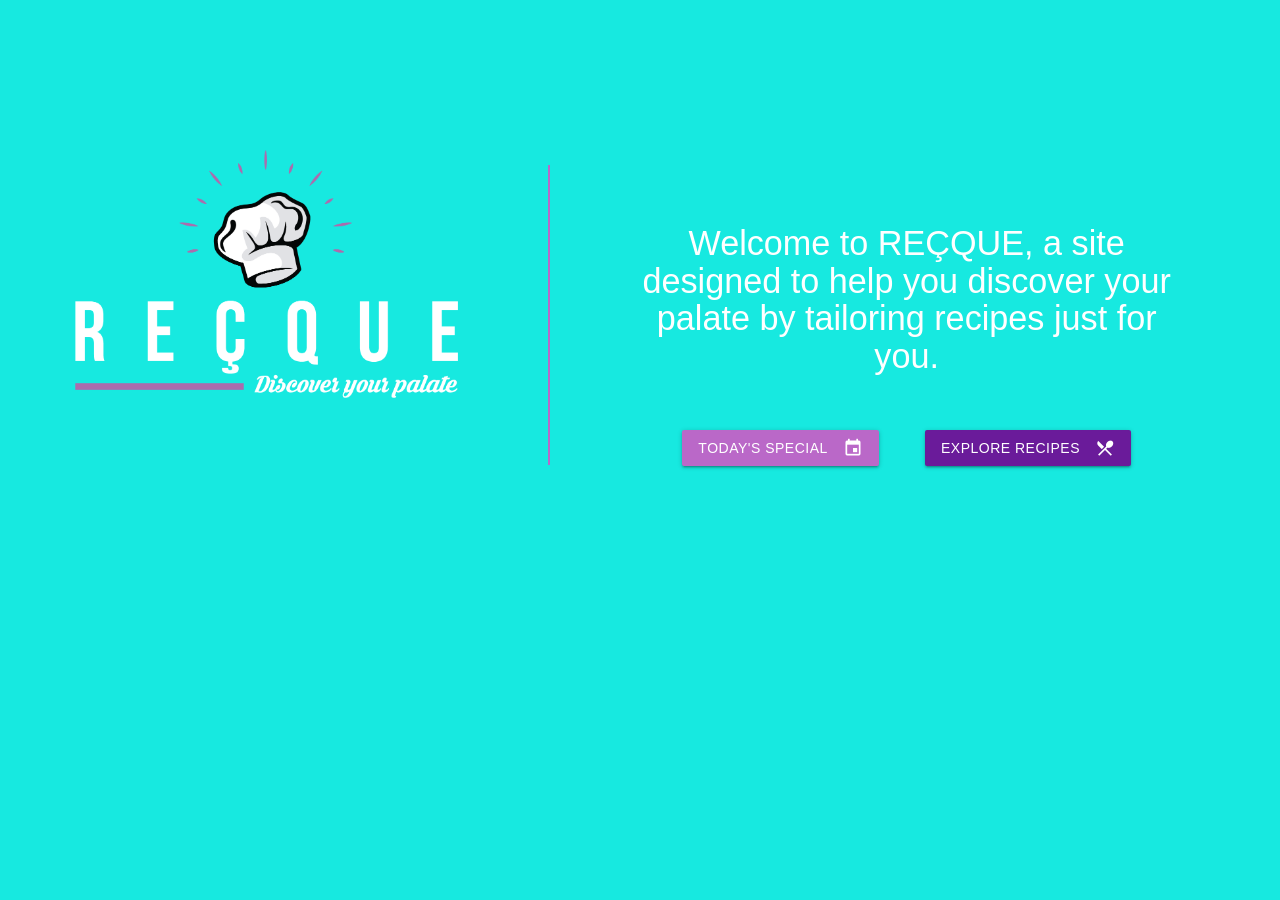
<file: index.html>
<!DOCTYPE html>
<html>
    <head>
        <!--Importing Google Icon Font-->
        <link href="https://fonts.googleapis.com/icon?family=Material+Icons" rel="stylesheet">
        <!--linking to the reset.css-->
        <link rel="stylesheet" href="./css/reset.css">
        <!--Importing materialize.css-->
        <link rel="stylesheet" href="https://cdnjs.cloudflare.com/ajax/libs/materialize/1.0.0/css/materialize.min.css">
        <!--linking to style.css-->
        <link rel="stylesheet" href="./css/style.css">
        <!--Lets browser know website is optimized for mobile-->
        <meta charset="utf-8" name="viewport" content="width=device-width, initial-scale=1.0"/>
        <!--title as it appears in the the tab-->
        <title>REÇQUE</title>
    </head>
    <body>
        <!--this represents the left side of the screen and also shows this section's grid layout for 
            different screen sizes-->
        <div class="row">
            <div class="col m5 s12">
                <div class="Logocontainer">
                    <div class="row">
                        <div ><img class="responsive-img" src="./assets/resque_logo_03.png" style="width:100%;"></div>
                    </div>
                </div>
            </div>

            <!--this represents the right side of the screen with the clickable icons and also shows this section's 
                grid layout for different screen sizes. In this section we also have the set up for onclick events via 
                id's and values for our functionality-->
            <div class="col m7 s12">
                <div class="Landingcontainer">
                    <div class="vl hide-on-small-only" style="border-left: 2px solid #ba68c8; height: 20em; position: absolute; left: 44%; margin-left: -1em; top: 11em;"></div>
                    <div class="row">
                        <h4><center>Welcome to REÇQUE, a site designed to help you discover your palate by tailoring recipes just for you.</center></h4>
                    </div>

                    <!--this represents the buttons on the bottom of the screen and also shows this section's 
                        grid layout for different screen sizes-->
                    <div class="row">
                        <center>
                            <a href="./special/special.html" id="special" class="waves-effect waves-light btn  purple lighten-2"><i class="material-icons right">event</i>TODAY'S SPECIAL</a>
                            <a href="./allergies/allergies.html" id="recipes" class="waves-effect waves-light btn purple darken-3"><i class="material-icons right">local_dining</i>EXPLORE RECIPES</a>
                        </center>
                    </div>
                </div>
            </div>
        </div>
    </body>
</html>
</file>
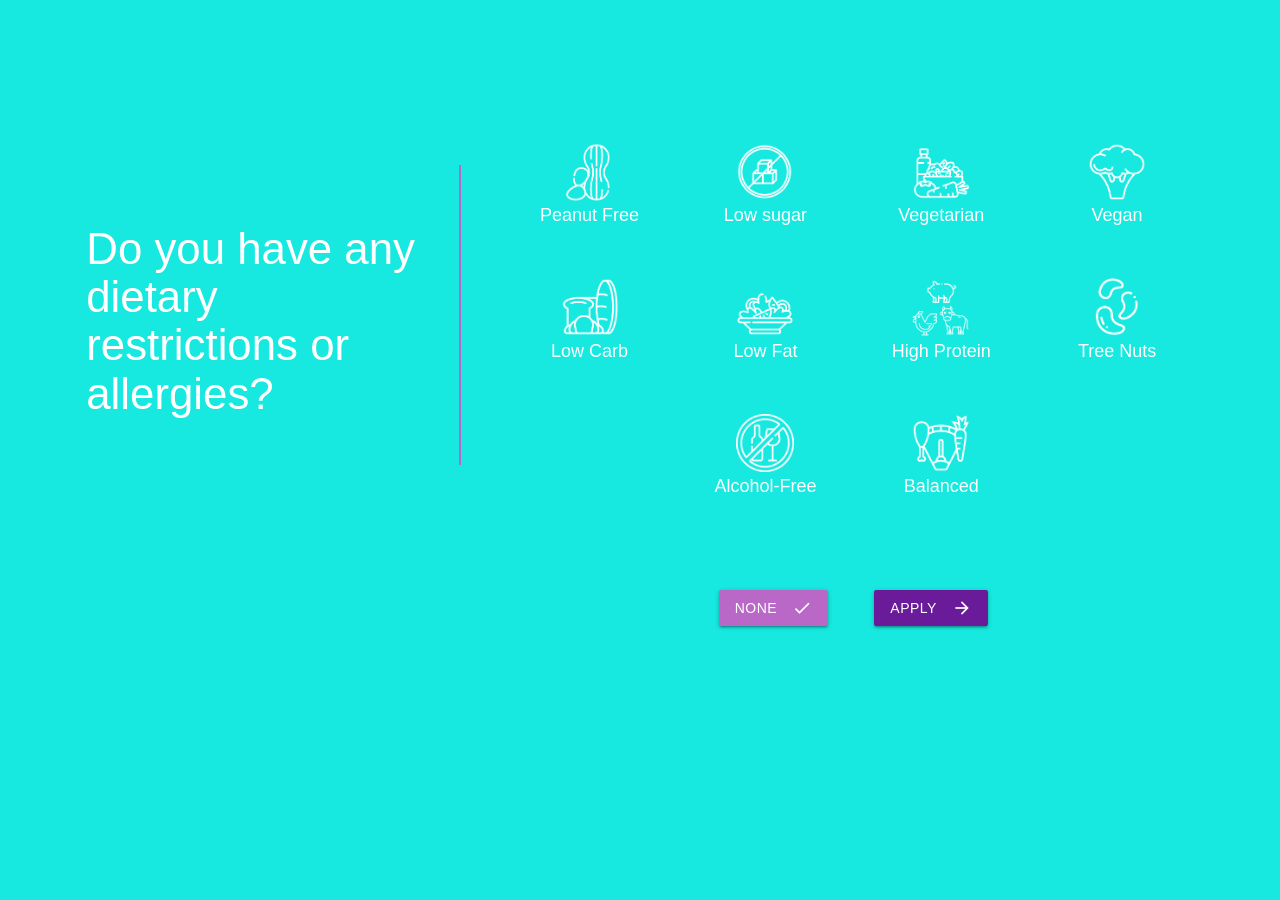
<file: allergies/allergies.html>
<!DOCTYPE html>
<html>
  <head>
    <!--Importing Google Icon Font-->
    <link href="https://fonts.googleapis.com/icon?family=Material+Icons" rel="stylesheet">
    <!--linking to the reset.css-->
    <link rel="stylesheet" href="../css/reset.css">
    <!--Importing materialize.css-->
    <link rel="stylesheet" href="https://cdnjs.cloudflare.com/ajax/libs/materialize/1.0.0/css/materialize.min.css">
    <!--linking to style.css-->
    <link rel="stylesheet" href="../css/style.css">
    <!--Lets browser know website is optimized for mobile-->
    <meta charset="utf-8" name="viewport" content="width=device-width, initial-scale=1.0"/>
    <!--title as it appears in the the tab-->
    <title>REÇQUE</title>
  </head>
  <body>
    <!--this represents the left side of the screen and also shows this section's grid layout for different screen sizes-->
    <div class="row">
      <div class="col m4 s12">
        <div class="Mycontainer" >
          <h3>Do you have any dietary restrictions or allergies?</h3>
        </div>
      </div>

      <!--this represents the right side of the screen with the clickable icons and also shows this section's 
        grid layout for different screen sizes. In this section we also have the set up for onclick events via 
        id's and values for our functionality-->
      <div class="col m8 s12">
        <div class="Iconcontainer">
          <div class="vl hide-on-small-only"> </div>
          <div class="row">
            <div value="peanut-free" class="col l3 m4 s4 notClicked healthIcon"><center><img id="peanut-freeIcon" class="responsive-img" src="../assets/white icons/peanut-free.png" style="width:58px; height:58px;"><p><strong>Peanut Free</strong></p></center></div>
            <div value="sugar-conscious" class="col l3 m4 s4 notClicked healthIcon"><center><img id="sugar-consciousIcon" class="responsive-img" src="../assets/white icons/sugar-conscious.png" style="width:58px; height:58px;"><p><strong>Low sugar</strong></p></center></div>
            <div value="vegetarian" class="col l3 m4 s4 notClicked healthIcon"><center><img id="vegetarianIcon" class="responsive-img" src="../assets/white icons/vegetarian.png" style="width:58px; height:58px;"><p><strong>Vegetarian</strong></p></center></div>
            <div value="vegan" class="col l3 m4 s4 notClicked healthIcon"><center><img id="veganIcon" class="responsive-img" src="../assets/white icons/vegan.png" style="width:58px; height:58px;"><p><strong>Vegan</strong></p></center></div>
            <div value="low-carb" class="col l3 m4 s4 notClicked dietIcon"><center><img id="low-carbIcon" class="responsive-img" src="../assets/white icons/low-carb.png" style="width:58px; height:58px;"><p><strong>Low Carb</strong></p></center></div>
            <div value="low-fat" class="col l3 m4 s4 notClicked dietIcon"><center><img id="low-fatIcon" class="responsive-img" src="../assets/white icons/low-fat.png" style="width:58px; height:58px;"><p><strong>Low Fat</strong></p></center></div>
            <div value="high-protein" class="col l3 m4 s4 notClicked dietIcon"><center><img id="high-proteinIcon" class="responsive-img" src="../assets/white icons/high-protein.png" style="width:58px; height:58px;"><p><strong>High Protein</strong></p></center></div>
            <div value="tree-nut-free" class="col l3 m4 s4 notClicked healthIcon"><center><img id="tree-nut-freeIcon" class="responsive-img" src="../assets/white icons/tree-nut-free.png" style="width:58px; height:58px;"><p><strong>Tree Nuts</strong></p></center></div>
            <div value="alcohol-free" class="col l3  offset-l3 m4 s4 notClicked healthIcon"><center><img id="alcohol-freeIcon" class="responsive-img" src="../assets/white icons/alcohol-free.png" style="width:58px; height:58px;"><p><strong>Alcohol-Free</strong></p></center></div>
            <div value="balanced" class="col l3   m4 s12 notClicked dietIcon"><center><img id="balancedIcon" class="responsive-img" src="../assets/white icons/balanced.png" style="width:58px; height:58px;"><p><strong>Balanced</strong></p></center></div>
          </div>

          <!--this represents the buttons on the bottom of the screen and also shows this section's grid layout for 
            different screen sizes-->
          <div class="row">
            <center>
              <a href="../choices/choices.html" id="noAllergies" class="waves-effect waves-light btn  purple lighten-2"><i class="material-icons right">check</i>NONE</a>
              <a href="../choices/choices.html" id="applyAllergies" class="waves-effect waves-light btn purple darken-3"><i class="material-icons right">arrow_forward</i>APPLY</a>
            </center>
          </div>
        </div>
      </div>
    </div>


    <!--JavaScript at end of body for optimized loading-->
    <script src="https://code.jquery.com/jquery-3.4.1.min.js"></script>
    <script src="./allergies.js"></script>
  </body>
</html>
</file>
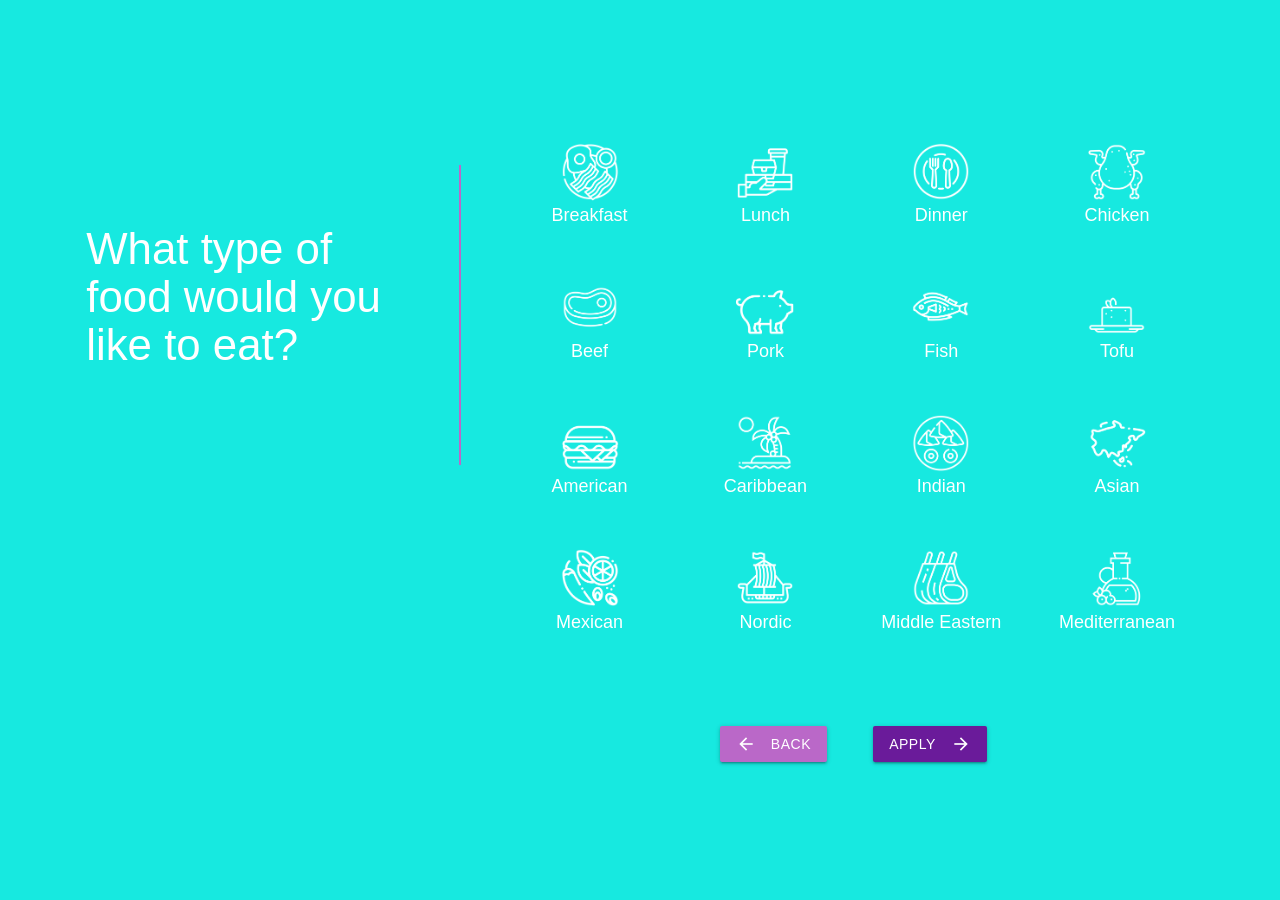
<file: choices/choices.html>
<!DOCTYPE html>
<html>
  <head>
    <!--Importing Google Icon Font-->
    <link href="https://fonts.googleapis.com/icon?family=Material+Icons" rel="stylesheet">
    <!--linking to the reset.css-->
    <link rel="stylesheet" href="../css/reset.css">
    <!--Importing materialize.css-->
    <link rel="stylesheet" href="https://cdnjs.cloudflare.com/ajax/libs/materialize/1.0.0/css/materialize.min.css">
    <!--linking to style.css-->
    <link rel="stylesheet" href="../css/style.css">
    <!--Lets browser know website is optimized for mobile-->
    <meta charset="utf-8" name="viewport" content="width=device-width, initial-scale=1.0"/>
    <!--title as it appears in the the tab-->
    <title>REÇQUE</title>
  </head>
  <body>
    <!--this represents the left side of the screen and also shows this section's grid layout for different screen sizes-->
    <div class="row">
      <div class="col m4 s12">
        <div class="Mycontainer" >
          <h3>What type of food would you like to eat? </h3>
        </div>
      </div> 
      
      <!--this represents the right side of the screen with the clickable icons and also shows this section's grid layout for different screen sizes. In this section we also have the set up onclick events and id's for our functionality-->
      <div class="col m8 s12">
        <div class="Iconcontainer2">
          <div class="vl hide-on-small-only"> </div>
          <div class="row">
            <div value="breakfast" class="col l3 m4 s4 notClicked icon"><center><img id="breakfastIcon" class="responsive-img" src="../assets/white icons/breakfast.png" style="width:58px; height:58px;"><p><strong>Breakfast</strong></p></center></div>
            <div value="lunch" class="col l3 m4 s4 notClicked icon"><center><img id="lunchIcon" class="responsive-img" src="../assets/white icons/lunch.png" style="width:58px; height:58px;"><p><strong>Lunch</strong></p></center></div>
            <div value="dinner" class="col l3 m4 s4 notClicked icon"><center><img id="dinnerIcon" class="responsive-img" src="../assets/white icons/dinner.png" style="width:58px; height:58px;"><p><strong>Dinner</strong></p></center></div>
            <div value="chicken" class="col l3 m4 s4 notClicked icon"><center><img id="chickenIcon" class="responsive-img" src="../assets/white icons/chicken.png" style="width:58px; height:58px;"><p><strong>Chicken</strong></p></center></div>

          
            <div value="beef" class="col l3 m4 s4 notClicked icon"><center><img id="beefIcon" class="responsive-img" src="../assets/white icons/beef.png" style="width:58px; height:58px;"><p><strong>Beef</strong></p></center></div>
            <div value="pork" class="col l3 m4 s4 notClicked icon"><center><img id="porkIcon" class="responsive-img" src="../assets/white icons/pork.png" style="width:58px; height:58px;"><p><strong>Pork</strong></p></center></div>
            <div value="fish" class="col l3 m4 s4 notClicked icon"><center><img id="fishIcon" class="responsive-img" src="../assets/white icons/fish.png" style="width:58px; height:58px;"><p><strong>Fish</strong></p></center></div>
            <div value="tofu" class="col l3 m4 s4 notClicked icon"><center><img id="tofuIcon" class="responsive-img" src="../assets/white icons/tofu.png" style="width:58px; height:58px;"><p><strong>Tofu</strong></p></center></div>

          
            <div value="american" class="col l3 m4 s4 notClicked icon"><center><img id="americanIcon" class="responsive-img" src="../assets/white icons/american.png" style="width:58px; height:58px;"><p><strong>American</strong></p></center></div>
            <div value="caribbean" class="col l3 m4 s4 notClicked icon"><center><img id="caribbeanIcon" class="responsive-img" src="../assets/white icons/caribbean.png" style="width:58px; height:58px;"><p><strong>Caribbean</strong></p></center></div>
            <div value="indian" class="col l3 m4 s4 notClicked icon"><center><img id="indianIcon"class="responsive-img" src="../assets/white icons/indian.png" style="width:58px; height:58px;"><p><strong>Indian</strong></p></center></div>
            <div value="asian" class="col l3 m4 s4 notClicked icon"><center><img id="asianIcon" class="responsive-img" src="../assets/white icons/asian.png" style="width:58px; height:58px;"><p><strong>Asian</strong></p></center></div>
           

            <div value="mexican" class="col l3 m4 s4 notClicked icon"><center><img id="mexicanIcon" class="responsive-img" src="../assets/white icons/mexican.png" style="width:58px; height:58px;"><p><strong>Mexican</strong></p></center></div>
            <div value="nordic" class="col l3 m4 s4 notClicked icon"><center><img id="nordicIcon" class="responsive-img" src="../assets/white icons/nordic.png" style="width:58px; height:58px;"><p><strong>Nordic</strong></p></center></div>
            <div value="middle-eastern" class="col l3 m4 s4 notClicked icon"><center><img id="middle-easternIcon" class="responsive-img" src="../assets/white icons/middle-eastern.png" style="width:58px; height:58px;"><p><strong>Middle Eastern</strong></p></center></div>
            <div value="mediterranean" class="col l3 m12 s12 notClicked icon"><center><img  id="mediterraneanIcon" class="responsive-img" src="../assets/white icons/mediterranean.png" style="width:58px; height:58px;"><p><strong>Mediterranean</strong></p></center></div>
          </div>
          
          <!--this represents the buttons on the bottom of the screen and also shows this section's grid layout for different screen sizes-->
          <div class="row">
            <center>
              <div id="error"></div>
              <a href="../allergies/allergies.html" class="waves-effect waves-light btn  purple lighten-2"><i class="material-icons left">arrow_back</i>Back</a>
              <a id="applyChoices" class="waves-effect waves-light btn purple darken-3"><i class="material-icons right">arrow_forward</i>APPLY</a>
            </center>
          </div>
        </div>
      </div>
    </div>
    
    
    <!--JavaScript at end of body for optimized loading-->
    <script src="https://code.jquery.com/jquery-3.4.1.min.js"></script>
    <script src="./choices.js"></script>
  </body>
</html>
</file>
<file: css/style.css>
/** this page represents all the style on the site. **/


html{background:#17e9e0;}

p{
	color: white;
	font-size: 1.2em;
	margin-top: .2em;
	padding-bottom: 3em;
}

h3{
	color: white;
}

.resultsh3{
	color: purple;
}

h4{
	color: white;
}

h5{
	color: white;
}

.divider{
    position:absolute;
    left:50%;
    top:10%;
    bottom:10%;
    border-left:1px solid white;
}

.vl {
	border-left: 2px solid #ba68c8;
	height: 20em;
	position: absolute;
	left: 37%;
	margin-left: -1em;
	top: 11em;
  }

  .vl.landing {
	border-left: 2px solid #ba68c8;
	height: 20em;
	position: absolute;
	left: 42%;
	margin-left: -1em;
	top: 11em;
  }

  .btn{ 
	margin-top: 1.5em;
	margin-bottom: 1.5em;
	margin-left: 1.5em;
	margin-right: 1.5em;
  }

.Logocontainer {
	margin-top: 10em;
	margin-left: 5em;
	margin-right: 5em;
  }


  .Mycontainer {
	margin-top: 15em;
	margin-left: 5em;
  }

  .Landingcontainer {
	margin-top: 15em;
	margin-left: 6.5em;
	margin-right: 6.5em;


  }

  .Iconcontainer {
	  margin-top: 9.5em;	
	  margin-left: 5em;
	  margin-right: 5em;
}

.Iconcontainer2 {
	margin-top: 9.5em;	
	margin-left: 5em;
	margin-right: 5em;
}
 

.collection {
	background: #17e9e0;	
	color: white;
}



 /** this section represents the styling of the site at different view ports  **/



	@media screen and (max-width:800px){
		.Mycontainer {
		margin-top: 4em;
		margin-left: 2em;
		margin-right: 2em;
		}

	@media screen and (max-width:600px){
		.Mycontainer {
		margin-top: 2em;
		margin-left: 1em;
		margin-right: 1em;
		}
	


	@media screen and (max-width:800px){
		.Iconcontainer {
		margin-top: 2em;
		margin-left: 1em;
		margin-right: 1em;
		}

	@media screen and (max-width:600px){
		.Iconcontainer {
		margin-top: 2em;
		margin-left: .5em;
		margin-right: .5em;
	}


	@media screen and (max-width:800px){
		.Iconcontainer2 {
		margin-top: 4em;
		margin-left: 1em;
		margin-right: 1em;
		}

	@media screen and (max-width:600px){
		.Iconcontainer2 {
		margin-top: 2em;
		margin-left: .5em;
		margin-right: .5em;
	}

	@media screen and (max-width:800px){
		.Landingcontainer {
			margin-top: 2em;
			margin-left: 1.5em;
		  }

	@media screen and (max-width:600px){
		.Landingcontainer {
			margin-top: 2em;
			margin-left: 1.5em;
			margin-right: 1.5em;
		}

	@media screen and (max-width:600px){
		.Logocontainer {
			margin-top: 2em;
			margin-left: 5em;
			margin-right: 5em;
		  }

	@media screen and (max-width:800px){
			.Logocontainer {
				margin-top: 2em;
				margin-left: 2em;
				margin-right: 2em;
			}




}
		}
	
	

	}}}}}}}}
</file>
